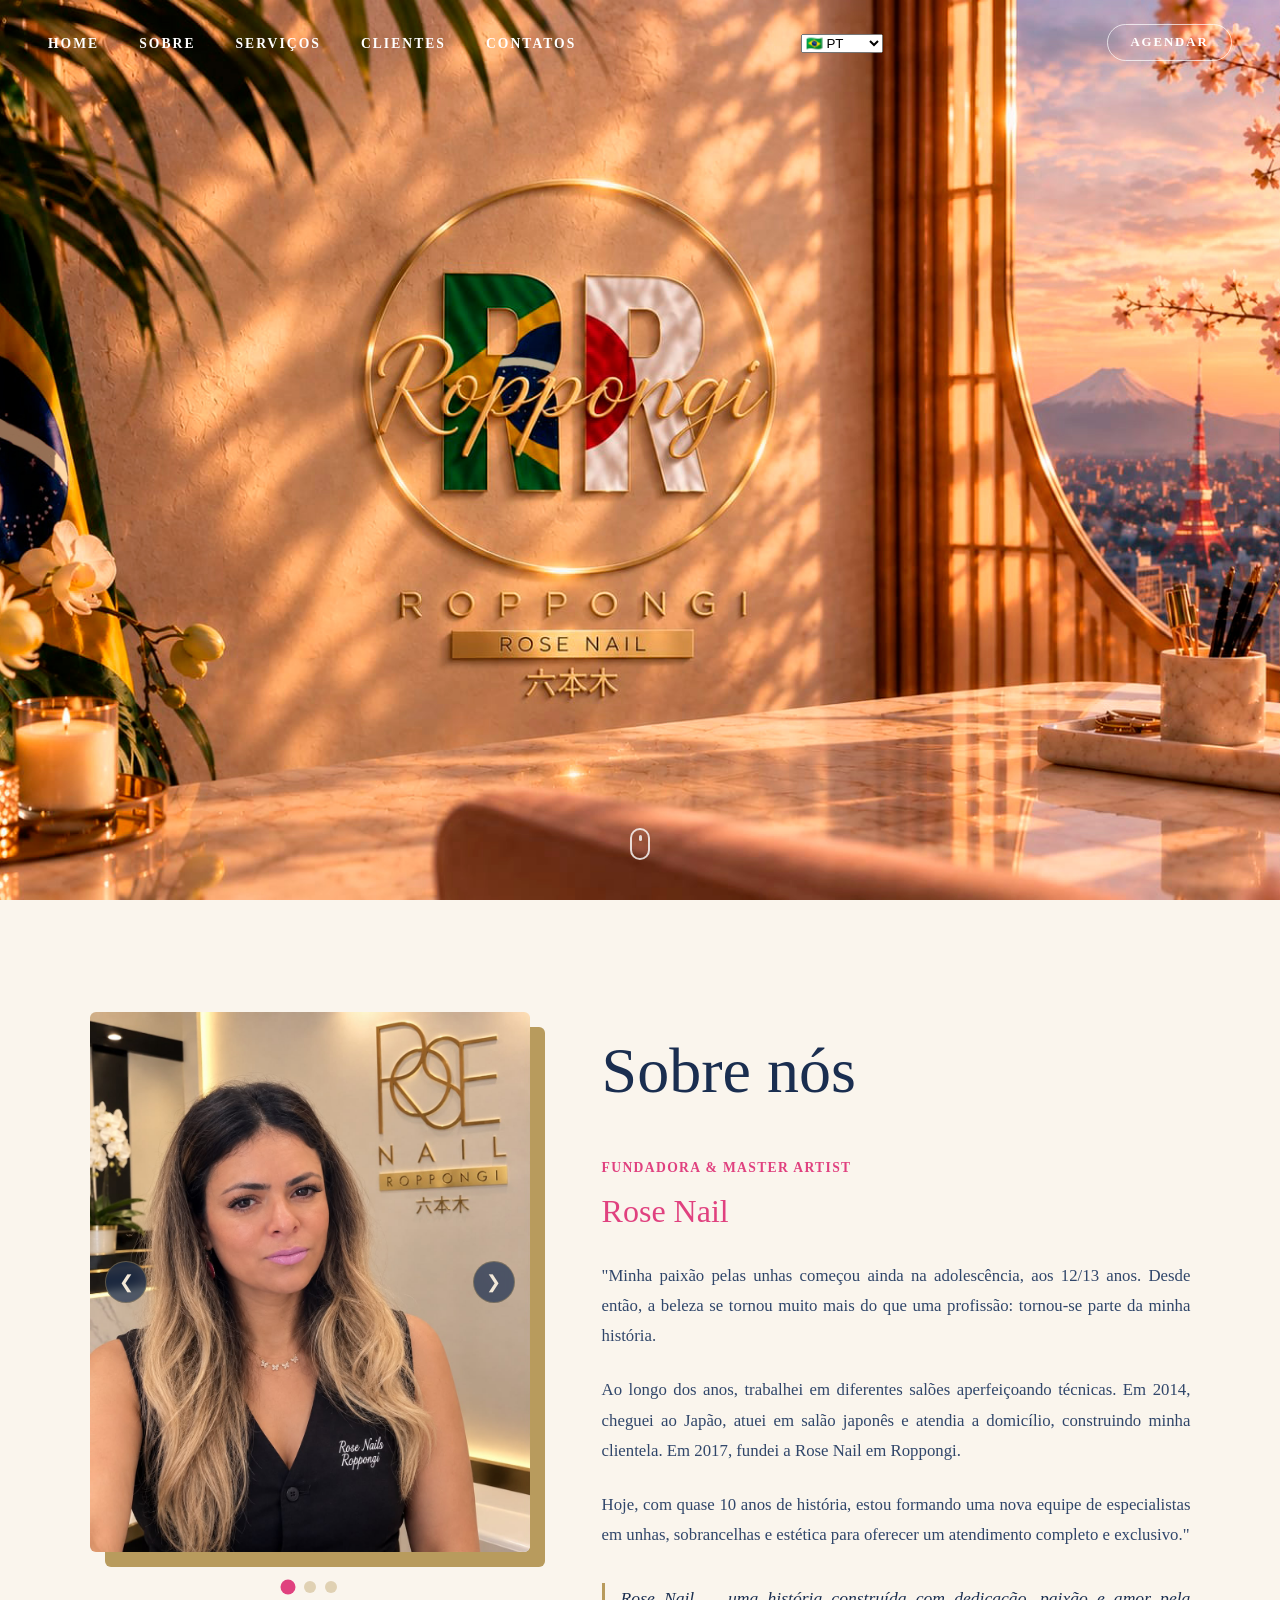
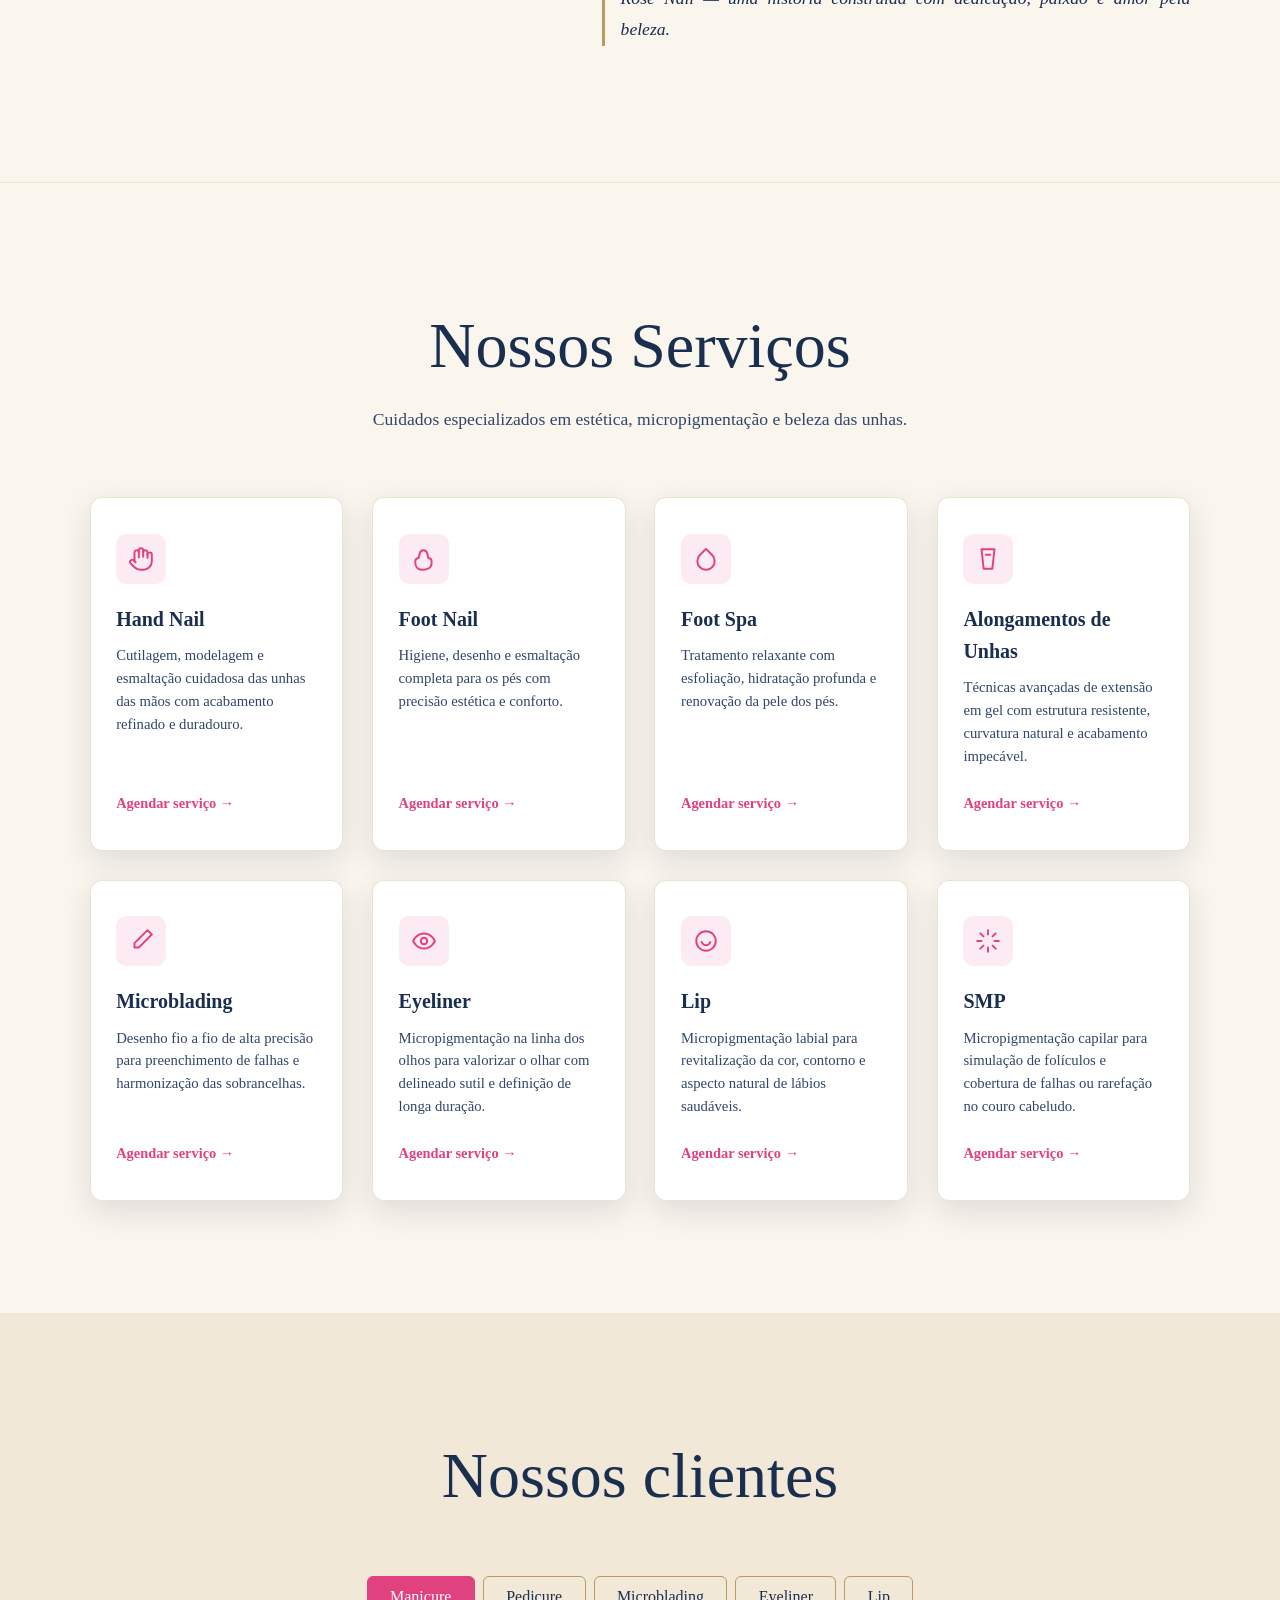
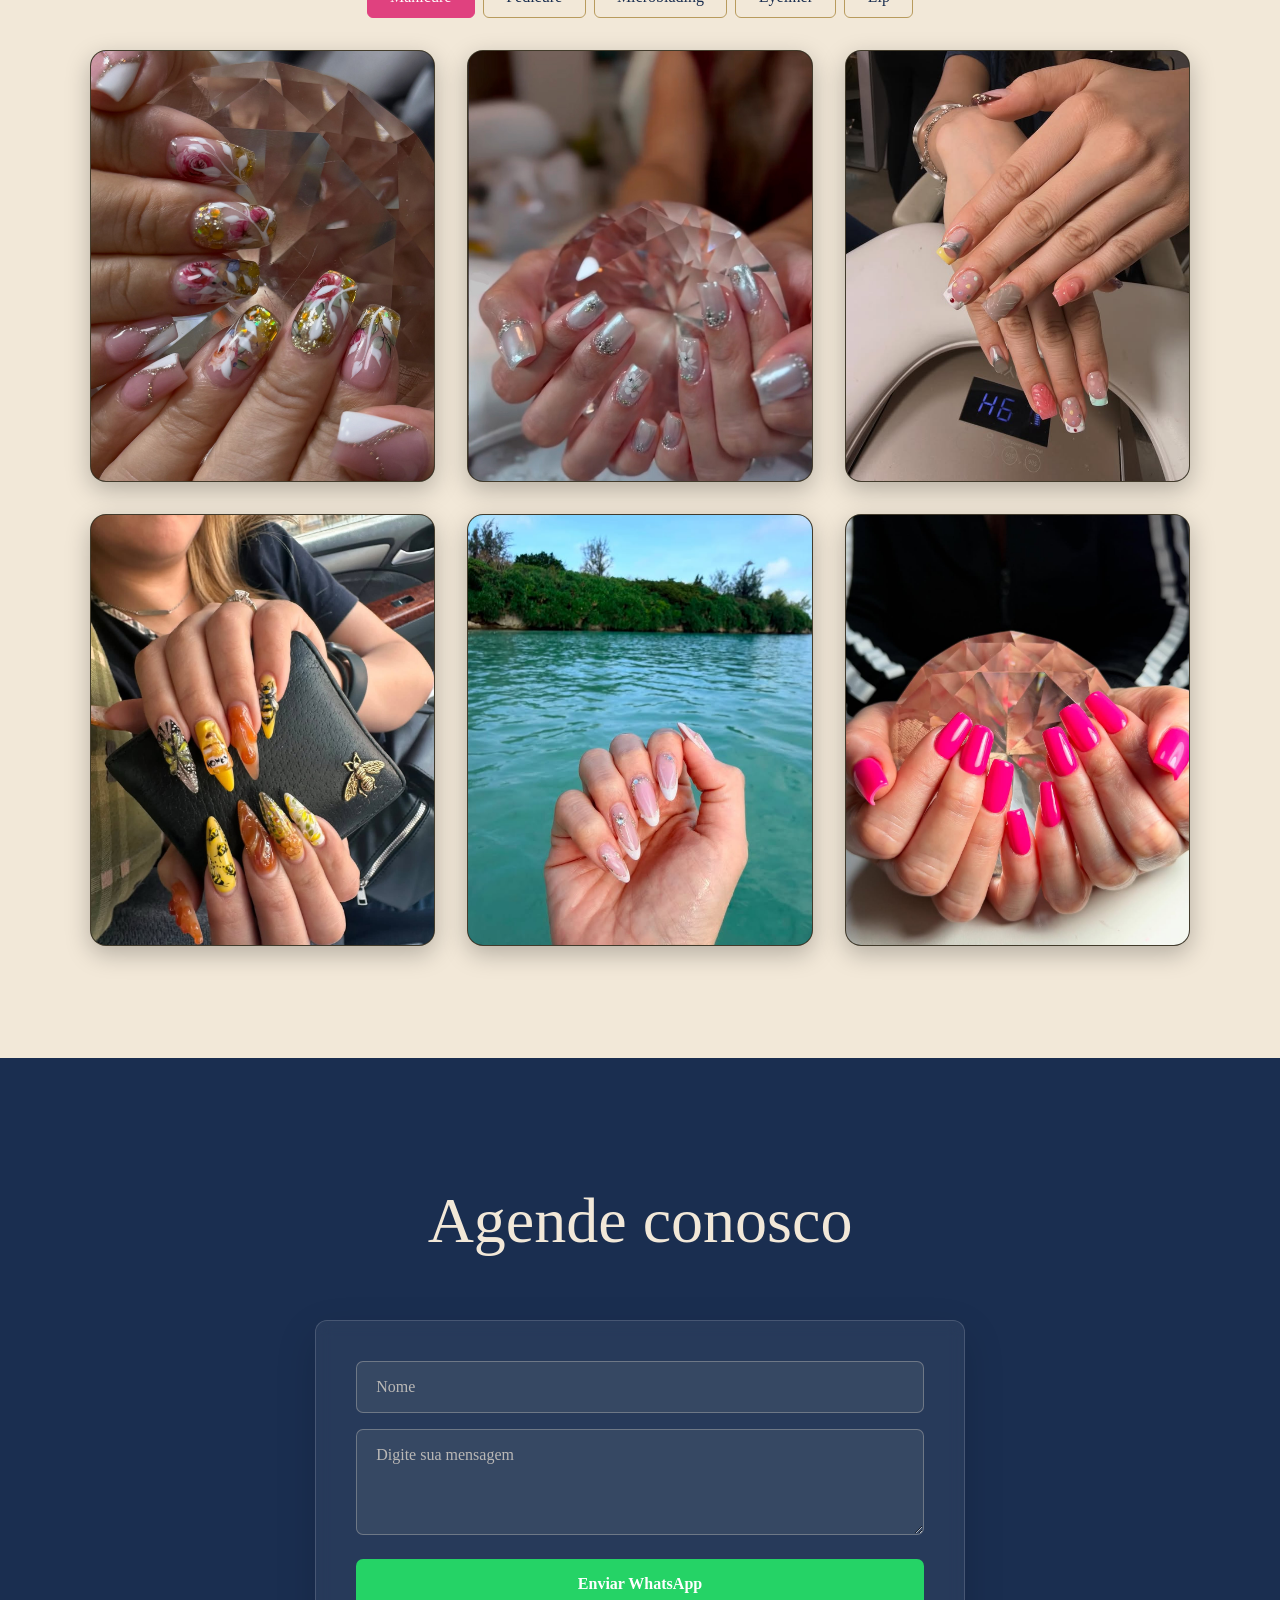
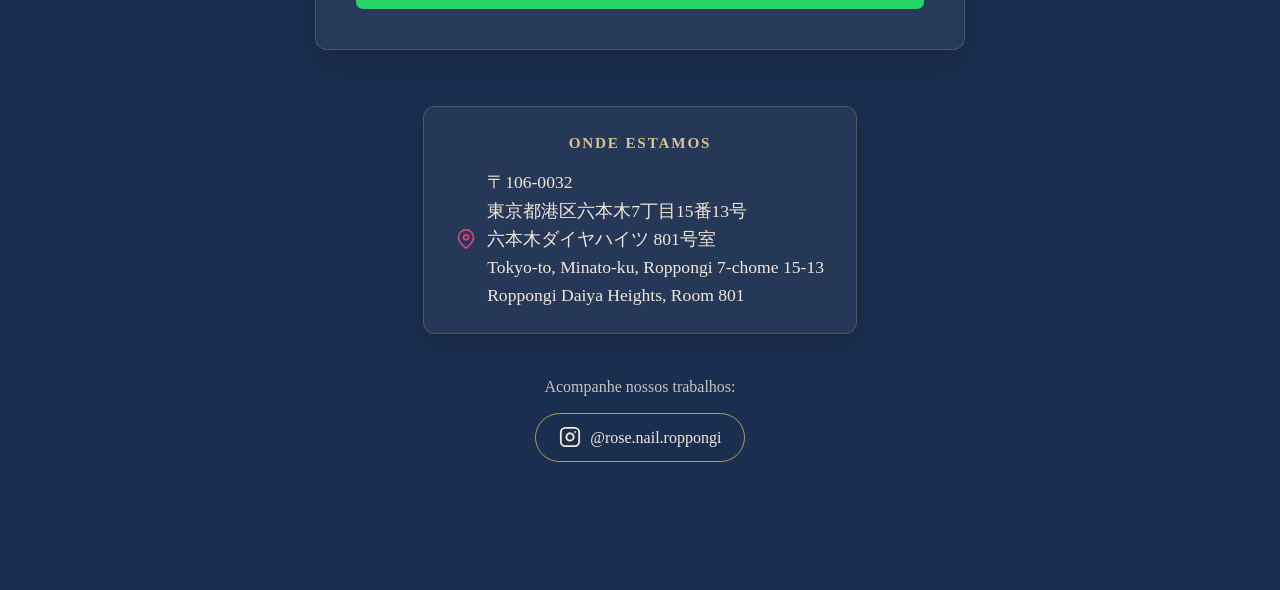
<file: index.html>
<!DOCTYPE html>
<html lang="pt-BR">

<head>
    <meta name="google-site-verification" content="F9u0LK12ELsWzuI1iOSCKxoy_yiVRAVi5t8Noq6jxhE" />
    <meta charset="UTF-8">
    <meta name="viewport" content="width=device-width, initial-scale=1.0">
    <link rel="stylesheet" href="styles.css">
    <title>Rose Nail</title>
</head>

<body>

    <nav class="navegacao">
        <ul class="menu">
            <li><a href="#inicio" class="menu-link">HOME</a></li>
            <li><a href="#sobre" class="menu-link">SOBRE</a></li>
            <li><a href="#servicos" class="menu-link">SERVIÇOS</a></li>
            <li><a href="#cliente" class="menu-link">CLIENTES</a></li>
            <li><a href="#contatos" class="menu-link">CONTATOS</a></li>
        </ul>

        <div class="seletor-idioma">
            <select id="tradutor-idioma" aria-label="Selecionar Idioma">
                <option value="pt">🇧🇷 PT</option>
                <option value="ja">🇯🇵 日本語</option>
                <option value="en">🇺🇸 EN</option>
                <option value="es">🇪🇸 ES</option>
            </select>
        </div>

        <a href="#contatos" class="botao-reserva">Agendar</a>
    </nav>

    <main id="inicio" class="cabecalho">
        <a href="#sobre" class="scroll-indicador" aria-label="Rolar para baixo">
            <span class="mouse-icon">
                <span class="mouse-wheel"></span>
            </span>
        </a>
    </main>

    <section id="sobre" class="sobre">
        <div class="sobre-conteudo">

            <div class="sobre-carrossel">
                <div class="carrossel-fotos-wrapper">
                    <button type="button" class="sobre-carrossel-btn prev" id="sobre-prev" aria-label="Foto anterior">&#10094;</button>

                    <div class="sobre-slides-fotos">
                        <img src="./img/dona.jpg" class="portrait-slide ativa" alt="Rose Nail - Fundadora">
                        <img src="./img/jenny.jpg" class="portrait-slide" alt="Profissional 2">
                        <img src="./img/naomi.jpg" class="portrait-slide" alt="Profissional 3">
                    </div>

                    <button type="button" class="sobre-carrossel-btn next" id="sobre-next" aria-label="Próxima foto">&#10095;</button>
                </div>

                <div class="sobre-indicadores">
                    <span class="sobre-indicador ativa" data-slide="0"></span>
                    <span class="sobre-indicador" data-slide="1"></span>
                    <span class="sobre-indicador" data-slide="2"></span>
                </div>
            </div>

            <div class="sobre-textos-container">
                <h2 class="sobretitulo">Sobre nós</h2>

                <div class="sobre-bio ativa">
                    <span class="cargo-tag">Fundadora & Master Artist</span>
                    <h3>Rose Nail</h3>
                    <p>
                        "Minha paixão pelas unhas começou ainda na adolescência, aos 12/13 anos. 
                        Desde então, a beleza se tornou muito mais do que uma profissão: tornou-se parte da minha história.
                    </p>
                    <p>
                        Ao longo dos anos, trabalhei em diferentes salões aperfeiçoando técnicas. Em 2014, cheguei ao Japão, 
                        atuei em salão japonês e atendia a domicílio, construindo minha clientela. Em 2017, fundei a Rose Nail em Roppongi.
                    </p>
                    <p>
                        Hoje, com quase 10 anos de história, estou formando uma nova equipe de especialistas em unhas, 
                        sobrancelhas e estética para oferecer um atendimento completo e exclusivo."
                    </p>
                    <p class="assinatura">
                        Rose Nail — uma história construída com dedicação, paixão e amor pela beleza.
                    </p>
                </div>

                <div class="sobre-bio">
                    <span class="cargo-tag">Micropigmentação & Estética Facial</span>
                    <h3>Jennifer Layana</h3>
                    <p>
                        Natural de Guayaquil, Equador, traz mais de 10 anos de experiência nas artes estéticas. 
                        Com formação internacional no Equador, Brasil, Japão e Coreia, é especialista em 
                        maquiagem definitiva sob medida e tratamentos faciais avançados, realçando a beleza natural com precisão e cuidado.
                    </p>
                    <p class="assinatura">
                        "Com Deus, dedicação e muito amor, tudo é possível."
                    </p>
                </div>

                <div class="sobre-bio">
                    <span class="cargo-tag">Nail Artist & Pedicure Specialist</span>
                    <h3>Naomi Nakamura</h3>
                    <p>
                        Especialista em pedicure desde 2022, seu trabalho une beleza, saúde das unhas e rigor aos detalhes. 
                        Atua com foco em pedicure profissional, spa dos pés, cutilagem profunda e cuidados com unhas encravadas através de um atendimento delicado e personalizado.
                    </p>
                    <p class="assinatura">
                        Mãos e pés bem cuidados refletem elegância e bem-estar.
                    </p>
                </div>
            </div>

        </div>
    </section>

    <section id="servicos" class="servicos">
        <h2 class="servicos-titulo">Nossos Serviços</h2>
        <p class="servicos-subtitulo">Cuidados especializados em estética, micropigmentação e beleza das unhas.</p>

        <div class="servicos-grid">

            <article class="servico-card">
                <div class="servico-icone">
                    <svg width="26" height="26" style="width: 26px; height: 26px; min-width: 26px; min-height: 26px; flex-shrink: 0;" viewBox="0 0 24 24" fill="none" stroke="currentColor" stroke-width="1.8" stroke-linecap="round" stroke-linejoin="round">
                        <path d="M18 11V6a2 2 0 0 0-2-2v0a2 2 0 0 0-2 2v0"></path>
                        <path d="M14 10V4a2 2 0 0 0-2-2v0a2 2 0 0 0-2 2v2"></path>
                        <path d="M10 10.5V6a2 2 0 0 0-2-2v0a2 2 0 0 0-2 2v8"></path>
                        <path d="M18 8a2 2 0 1 1 4 0v6a8 8 0 0 1-8 8h-2c-2.8 0-4.5-.86-5.99-2.34l-3.6-3.6a2 2 0 0 1 2.83-2.82L7 15"></path>
                    </svg>
                </div>
                <h3>Hand Nail</h3>
                <p>Cutilagem, modelagem e esmaltação cuidadosa das unhas das mãos com acabamento refinado e duradouro.</p>
                <a href="#contatos" class="servico-link">Agendar serviço &rarr;</a>
            </article>

            <article class="servico-card">
                <div class="servico-icone">
                    <svg width="26" height="26" style="width: 26px; height: 26px; min-width: 26px; min-height: 26px; flex-shrink: 0;" viewBox="0 0 24 24" fill="none" stroke="currentColor" stroke-width="1.8" stroke-linecap="round" stroke-linejoin="round">
                        <path d="M4 16v-2.38C4 11.5 7 11 7 11l1-4c1-4 6-4 7 0l1 4s3 .5 3 2.62V16c0 4-4 6-8 6s-7-2-7-6z"></path>
                    </svg>
                </div>
                <h3>Foot Nail</h3>
                <p>Higiene, desenho e esmaltação completa para os pés com precisão estética e conforto.</p>
                <a href="#contatos" class="servico-link">Agendar serviço &rarr;</a>
            </article>

            <article class="servico-card">
                <div class="servico-icone">
                    <svg width="26" height="26" style="width: 26px; height: 26px; min-width: 26px; min-height: 26px; flex-shrink: 0;" viewBox="0 0 24 24" fill="none" stroke="currentColor" stroke-width="1.8" stroke-linecap="round" stroke-linejoin="round">
                        <path d="M12 2.69l5.66 5.66a8 8 0 1 1-11.31 0z"></path>
                    </svg>
                </div>
                <h3>Foot Spa</h3>
                <p>Tratamento relaxante com esfoliação, hidratação profunda e renovação da pele dos pés.</p>
                <a href="#contatos" class="servico-link">Agendar serviço &rarr;</a>
            </article>

            <article class="servico-card">
                <div class="servico-icone">
                    <svg width="26" height="26" style="width: 26px; height: 26px; min-width: 26px; min-height: 26px; flex-shrink: 0;" viewBox="0 0 24 24" fill="none" stroke="currentColor" stroke-width="1.8" stroke-linecap="round" stroke-linejoin="round">
                        <path d="M6 3h12l-2 18H8L6 3z"></path>
                        <path d="M10 8h4"></path>
                    </svg>
                </div>
                <h3>Alongamentos de Unhas</h3>
                <p>Técnicas avançadas de extensão em gel com estrutura resistente, curvatura natural e acabamento impecável.</p>
                <a href="#contatos" class="servico-link">Agendar serviço &rarr;</a>
            </article>

            <article class="servico-card">
                <div class="servico-icone">
                    <svg width="26" height="26" style="width: 26px; height: 26px; min-width: 26px; min-height: 26px; flex-shrink: 0;" viewBox="0 0 24 24" fill="none" stroke="currentColor" stroke-width="1.8" stroke-linecap="round" stroke-linejoin="round">
                        <path d="m18 2 4 4-12 12H6v-4L18 2z"></path>
                    </svg>
                </div>
                <h3>Microblading</h3>
                <p>Desenho fio a fio de alta precisão para preenchimento de falhas e harmonização das sobrancelhas.</p>
                <a href="#contatos" class="servico-link">Agendar serviço &rarr;</a>
            </article>

            <article class="servico-card">
                <div class="servico-icone">
                    <svg width="26" height="26" style="width: 26px; height: 26px; min-width: 26px; min-height: 26px; flex-shrink: 0;" viewBox="0 0 24 24" fill="none" stroke="currentColor" stroke-width="1.8" stroke-linecap="round" stroke-linejoin="round">
                        <circle cx="12" cy="12" r="3"></circle>
                        <path d="M2 12s3-7 10-7 10 7 10 7-3 7-10 7-10-7-10-7z"></path>
                    </svg>
                </div>
                <h3>Eyeliner</h3>
                <p>Micropigmentação na linha dos olhos para valorizar o olhar com delineado sutil e definição de longa duração.</p>
                <a href="#contatos" class="servico-link">Agendar serviço &rarr;</a>
            </article>

            <article class="servico-card">
                <div class="servico-icone">
                    <svg width="26" height="26" style="width: 26px; height: 26px; min-width: 26px; min-height: 26px; flex-shrink: 0;" viewBox="0 0 24 24" fill="none" stroke="currentColor" stroke-width="1.8" stroke-linecap="round" stroke-linejoin="round">
                        <path d="M12 21a9 9 0 0 0 9-9c0-4.97-4.03-9-9-9s-9 4.03-9 9a9 9 0 0 0 9 9z"></path>
                        <path d="M8 13c1 2 3 3 4 3s3-1 4-3"></path>
                    </svg>
                </div>
                <h3>Lip</h3>
                <p>Micropigmentação labial para revitalização da cor, contorno e aspecto natural de lábios saudáveis.</p>
                <a href="#contatos" class="servico-link">Agendar serviço &rarr;</a>
            </article>

            <article class="servico-card">
                <div class="servico-icone">
                    <svg width="26" height="26" style="width: 26px; height: 26px; min-width: 26px; min-height: 26px; flex-shrink: 0;" viewBox="0 0 24 24" fill="none" stroke="currentColor" stroke-width="1.8" stroke-linecap="round" stroke-linejoin="round">
                        <path d="M12 2v4M12 18v4M4.93 4.93l2.83 2.83M16.24 16.24l2.83 2.83M2 12h4M18 12h4M4.93 19.07l2.83-2.83M16.24 7.76l2.83-2.83"></path>
                    </svg>
                </div>
                <h3>SMP</h3>
                <p>Micropigmentação capilar para simulação de folículos e cobertura de falhas ou rarefação no couro cabeludo.</p>
                <a href="#contatos" class="servico-link">Agendar serviço &rarr;</a>
            </article>

        </div>
    </section>

    <section id="cliente" class="cliente">
        <h2 class="cliente-titulo">Nossos clientes</h2>

        <div class="cliente-abas">
            <button type="button" class="aba ativa" data-servico="manicure">Manicure</button>
            <button type="button" class="aba" data-servico="pedicure">Pedicure</button>
            <button type="button" class="aba" data-servico="microblading">Microblading</button>
            <button type="button" class="aba" data-servico="eyeliner">Eyeliner</button>
            <button type="button" class="aba" data-servico="lip">Lip</button>
            
        </div>

        <div class="galeria-servico ativa" id="manicure">
            <div class="cliente-card">
                <img src="./img/unhas.png" class="cliente-foto" alt="Unhas">
            </div>
            <div class="cliente-card">
                <img src="./img/unhas1.jpg" class="cliente-foto" alt="Unhas">
            </div>
            <div class="cliente-card">
                <img src="./img/unhas2.png" class="cliente-foto" alt="Unhas">
            </div>
                      <div class="cliente-card">
                <img src="./img/unhas3.jpg" class="cliente-foto" alt="Unhas">
            </div>
                      <div class="cliente-card">
                <img src="./img/unhas4.png" class="cliente-foto" alt="Unhas">
            </div>
                       <div class="cliente-card">
                <img src="./img/unhas5.jpg" class="cliente-foto" alt="Unhas">
            </div>
            
        </div>

        <div class="galeria-servico" id="pedicure">
            <div class="cliente-card"><img src="./img/pedicure.png" class="cliente-foto" alt="Pedicure"></div>
            <div class="cliente-card"><img src="./img/pedicure1.png" class="cliente-foto" alt="Pedicure"></div>
            <div class="cliente-card"><img src="./img/pedicure2.png" class="cliente-foto" alt="Pedicure"></div>
            <div class="cliente-card"><img src="./img/pedicure3.png" class="cliente-foto foco-baixo" alt="Pedicure"></div>
            <div class="cliente-card"><img src="./img/pedicure4.png" class="cliente-foto" alt="Pedicure"></div>
            <div class="cliente-card"><img src="./img/pedicure5.png" class="cliente-foto" alt="Pedicure"></div>
        </div>

        <div class="galeria-servico" id="microblading">
            <div class="cliente-card"><img src="./img/microblading.jpg" class="cliente-foto" alt="Microblading"></div>
            <div class="cliente-card"><img src="./img/microblading1.jpg" class="cliente-foto" alt="Microblading"></div>
            <div class="cliente-card"><img src="./img/microblading2.jpg" class="cliente-foto" alt="Microblading"></div>
            <div class="cliente-card"><img src="./img/microblading3.jpg" class="cliente-foto" alt="Microblading"></div>
            <div class="cliente-card"><img src="./img/microblading4.jpg" class="cliente-foto" alt="Microblading"></div>
            <div class="cliente-card"><img src="./img/microblading5.jpg" class="cliente-foto" alt="Microblading"></div>
        </div>

        <div class="galeria-servico" id="eyeliner">
            <div class="cliente-card"><img src="./img/eyeliner.jpg" class="cliente-foto" alt="Eyeliner"></div>
            <div class="cliente-card"><img src="./img/eyeliner1.jpg" class="cliente-foto" alt="Eyeliner"></div>
        </div>

        <div class="galeria-servico" id="lip">
            <div class="cliente-card"><img src="./img/lip.jpg" class="cliente-foto" alt="Lip"></div>
            <div class="cliente-card"><img src="./img/lip1.jpg" class="cliente-foto" alt="Lip"></div>
            <div class="cliente-card"><img src="./img/lip2.jpg" class="cliente-foto" alt="Lip"></div>
            <div class="cliente-card"><img src="./img/lip3.jpg" class="cliente-foto" alt="Lip"></div>
        </div>

    </section>

    <section id="contatos" class="contatos">
        <h2 class="contatos-titulo">Agende conosco</h2>

        <form class="formulario-contato" id="formulario">
            <div class="grupo-form">
                <input type="text" placeholder="Nome" class="campo-form" id="nome">
                <textarea class="campo-form" placeholder="Digite sua mensagem" rows="4" id="mensagem"></textarea>
            </div>
            <button type="submit" class="botaoform">Enviar WhatsApp</button>
        </form>

        <div class="informacoes-contato">
            <div class="endereco-box">
                <p class="endereco-label">Onde estamos</p>
                <a href="https://maps.google.com/?q=Roppongi+Minato+Tokyo+Japan" target="_blank" rel="noopener noreferrer" class="link-endereco">
                    <svg class="icone-mapa" width="20" height="20" style="width: 20px; height: 20px; min-width: 20px; min-height: 20px; flex-shrink: 0;" viewBox="0 0 24 24" fill="none" stroke="currentColor" stroke-width="2" stroke-linecap="round" stroke-linejoin="round">
                        <path d="M21 10c0 7-9 13-9 13s-9-6-9-13a9 9 0 0 1 18 0z"></path>
                        <circle cx="12" cy="10" r="3"></circle>
                    </svg>
                    <span>〒106-0032<br>
                    東京都港区六本木7丁目15番13号<br>
                    六本木ダイヤハイツ 801号室<br>
                    Tokyo-to, Minato-ku, Roppongi 7-chome 15-13<br>
                    Roppongi Daiya Heights, Room 801</span>
                </a>
            </div>

            <div class="redes-sociais">
                <p>Acompanhe nossos trabalhos:</p>
                <a href="https://www.instagram.com/rose.nail.roppongi" target="_blank" rel="noopener noreferrer" class="botao-instagram">
                    <svg class="icone-instagram" width="22" height="22" style="width: 22px; height: 22px; min-width: 22px; min-height: 22px; flex-shrink: 0;" viewBox="0 0 24 24" fill="none" stroke="currentColor" stroke-width="2" stroke-linecap="round" stroke-linejoin="round">
                        <rect x="2" y="2" width="20" height="20" rx="5" ry="5"></rect>
                        <path d="M16 11.37A4 4 0 1 1 12.63 8 4 4 0 0 1 16 11.37z"></path>
                        <line x1="17.5" y1="6.5" x2="17.51" y2="6.5"></line>
                    </svg>
                    <span>@rose.nail.roppongi</span>
                </a>
            </div>
        </div>
    </section>

    <script src="./script.js"></script>

    <div id="google_translate_element" style="display: none;"></div>

    <script type="text/javascript">
        function googleTranslateElementInit() {
            new google.translate.TranslateElement({
                pageLanguage: 'pt',
                autoDisplay: false
            }, 'google_translate_element');
        }
    </script>
    <script type="text/javascript" src="//translate.google.com/translate_a/element.js?cb=googleTranslateElementInit"></script>
</body>

</html>
</file>
<file: styles.css>
* {
    margin: 0;
    padding: 0;
    box-sizing: border-box;
}

html {
    scroll-behavior: smooth;
    scroll-padding-top: 90px;
}

:root {
    --rosa: #e0417f;
    --rosa-claro: #f5a6c2;
    --dourado: #b89b5d;
    --dourado-claro: #d8c28f;
    --azul: #1a2e50;
    --azul-claro: #30466a;
    --offwhite: #f2e8d8;
    --offwhite-2: #faf5ed;
    --cinza: #e5e5e5;
    --cinza-escuro: #777;
    --preto: #000;
    --verde: #25D366;

    --sombra: 0 10px 30px rgba(26, 46, 80, 0.12);
    --transicao: 0.3s ease;
}

body {
    background-color: var(--offwhite);
    color: var(--azul);
    font-family: "Times New Roman", Times, serif;
    line-height: 1.6;
}

img {
    max-width: 100%;
    display: block;
}

button,
input,
textarea {
    font-family: inherit;
}


/* ========================================
   NAVEGAÇÃO
======================================== */
.navegacao {
    position: fixed;
    top: 0;
    left: 0;
    width: 100%;
    z-index: 1000;
    padding: 1.5rem 3rem;
    display: flex;
    justify-content: space-between;
    align-items: center;
    background: transparent; /* Começa invisível sobre a foto */
    transition: background 0.3s ease, padding 0.3s ease;
}

/* Fundo ao rolar a página */
.navegacao.rolou {
    background: rgba(224, 65, 127, 0.95);
    padding: 0.8rem 3rem;
    backdrop-filter: blur(8px);
    box-shadow: 0 4px 15px rgba(0, 0, 0, 0.15);
}

.menu {
    display: flex;
    align-items: center;
    gap: 2.5rem;
    list-style: none;
    margin: 0;
    padding: 0;
}

.menu-link {
    color: #ffffff;
    text-decoration: none;
    font-size: 0.85rem;
    font-weight: 600;
    letter-spacing: 0.15em;
    text-transform: uppercase;
    transition: color 0.3s ease;
}

.menu-link:hover {
    color: #ffd885;
}

.botao-reserva {
    display: inline-block;
    padding: 0.45rem 1.4rem;
    border: 1px solid rgba(255, 255, 255, 0.7);
    border-radius: 20px;
    color: #ffffff;
    text-decoration: none;
    font-size: 0.8rem;
    font-weight: 600;
    letter-spacing: 0.15em;
    text-transform: uppercase;
    transition: all 0.3s ease;
}

.botao-reserva:hover {
    background: #ffffff;
    color: #e0417f;
}


/* ========================================
   CABEÇALHO / HERO
======================================== */
.cabecalho {
    position: relative;
    width: 100%;
    height: 100vh;
    min-height: 600px;
    background: url("./img/hero-roppongi.jpg") no-repeat center center / cover;
    display: flex;
    justify-content: center;
    align-items: flex-end;
    padding-bottom: 2.5rem;
}

/* Indicador de mouse para rolar */
.scroll-indicador {
    text-decoration: none;
    cursor: pointer;
    opacity: 0.8;
    transition: transform 0.3s ease;
}

.scroll-indicador:hover {
    transform: translateY(3px);
}

.mouse-icon {
    width: 20px;
    height: 32px;
    border: 2px solid #ffffff;
    border-radius: 12px;
    display: flex;
    justify-content: center;
    padding-top: 5px;
}

.mouse-wheel {
    width: 3px;
    height: 6px;
    background-color: #ffffff;
    border-radius: 2px;
    animation: rolarMouse 1.8s infinite ease-in-out;
}

@keyframes rolarMouse {
    0% { opacity: 1; transform: translateY(0); }
    100% { opacity: 0; transform: translateY(10px); }
}


/* Responsivo mobile */
@media (max-width: 768px) {
    .navegacao {
        padding: 1rem 1.5rem;
    }
    
    .menu {
        display: none;
    }
}

/* ========================================
   SOBRE NÓS (CARROSSEL FOTO + TEXTO)
======================================== */

.sobre {
    padding: 7rem 7%;
    background-color: var(--offwhite-2);
}

.sobre-conteudo {
    max-width: 1200px;
    margin: 0 auto;
    display: grid;
    grid-template-columns: 440px 1fr;
    gap: 4.5rem;
    align-items: start;
}

/* Container do Carrossel de Fotos */
.sobre-carrossel {
    display: flex;
    flex-direction: column;
    align-items: center;
}

.carrossel-fotos-wrapper {
    position: relative;
    width: 100%;
    height: 540px;
    display: flex;
    align-items: center;
    justify-content: center;
}

.sobre-slides-fotos {
    position: relative;
    width: 100%;
    height: 100%;
    border-radius: 6px;
    box-shadow: 15px 15px 0 var(--dourado);
    overflow: hidden;
}

.portrait-slide {
    position: absolute;
    top: 0;
    left: 0;
    width: 100%;
    height: 100%;
    object-fit: cover;
    object-position: top center;
    opacity: 0;
    pointer-events: none;
    transition: opacity 0.6s ease-in-out, transform 0.6s ease;
}

.portrait-slide.ativa {
    opacity: 1;
    pointer-events: auto;
}

/* Botões do Carrossel na Foto */
.sobre-carrossel-btn {
    position: absolute;
    top: 50%;
    transform: translateY(-50%);
    background: rgba(26, 46, 80, 0.7);
    color: var(--offwhite);
    border: 1px solid rgba(184, 155, 93, 0.4);
    width: 42px;
    height: 42px;
    border-radius: 50%;
    cursor: pointer;
    font-size: 1.1rem;
    display: flex;
    align-items: center;
    justify-content: center;
    z-index: 10;
    backdrop-filter: blur(4px);
    transition: background-color var(--transicao), transform var(--transicao);
}

.sobre-carrossel-btn:hover {
    background: var(--rosa);
    transform: translateY(-50%) scale(1.1);
}

.sobre-carrossel-btn.prev {
    left: 15px;
}

.sobre-carrossel-btn.next {
    right: 15px;
}

/* Bolinhas de Navegação */
.sobre-indicadores {
    display: flex;
    gap: 0.6rem;
    margin-top: 1.8rem;
}

.sobre-indicador {
    width: 12px;
    height: 12px;
    border-radius: 50%;
    background-color: rgba(184, 155, 93, 0.4);
    cursor: pointer;
    transition: background-color var(--transicao), transform var(--transicao);
}

.sobre-indicador.ativa {
    background-color: var(--rosa);
    transform: scale(1.25);
}

/* Área de Texto Sincronizada */
.sobre-textos-container {
    padding-top: 0.5rem;
}

.sobretitulo {
    margin: 0 0 2rem;
    color: var(--azul);
    font-size: clamp(2.5rem, 5vw, 4rem);
    font-weight: 500;
}

.cargo-tag {
    display: inline-block;
    color: var(--rosa);
    font-weight: 700;
    text-transform: uppercase;
    font-size: 0.85rem;
    letter-spacing: 0.1em;
    margin-bottom: 0.4rem;
}

.sobre-bio {
    display: none;
    animation: fadeTexto 0.6s ease;
}

.sobre-bio.ativa {
    display: block;
}

@keyframes fadeTexto {
    from {
        opacity: 0;
        transform: translateY(8px);
    }
    to {
        opacity: 1;
        transform: translateY(0);
    }
}

.sobre-bio h3 {
    margin-bottom: 1.5rem;
    color: var(--azul);
    font-size: 2rem;
    font-weight: 500;
}

.sobre-bio p {
    margin-bottom: 1.3rem;
    color: var(--azul-claro);
    font-size: 1.05rem;
    line-height: 1.8;
    text-align: justify;
}

.sobre .assinatura {
    margin-top: 2rem;
    color: var(--azul);
    font-style: italic;
    font-size: 1.1rem;
    border-left: 3px solid var(--dourado);
    padding-left: 1rem;
}

/* Adaptação Responsiva */

@media (max-width: 768px) {

    .cabecalho {
    
        background-position: 43% 42% !important;
        background-size: cover;
        height: 100svh;
        min-height: 550px;
    }

}

@media (max-width: 900px) {
    .sobre-conteudo {
        grid-template-columns: 1fr;
        gap: 3.5rem;
    }

    .carrossel-fotos-wrapper {
        width: min(100%, 460px);
        height: 480px;
    }
}

@media (max-width: 600px) {
    .carrossel-fotos-wrapper {
        width: 100%;
        height: 380px;
    }

    .profilepic {
        width: 200px;
        height: 200px;
    }

    .sobre-bio p {
        text-align: left;
    }
}


/* ========================================
   IMAGEM
======================================== */

.portrait {
    width: 100%;
    height: 560px;

    object-fit: cover;

    border-radius: 4px;

    box-shadow:
        15px 15px 0 var(--dourado);

    transition: transform 0.4s ease;
}

.portrait:hover {
    transform: translateY(-5px);
}


/* ========================================
   TEXTO
======================================== */

.sobre-texto {
    padding-top: 0.5rem;
}

.sobre h3 {
    margin-bottom: 1.5rem;

    color: var(--rosa);

    font-size: 2rem;

    font-weight: 500;
}

.sobre p {
    margin-bottom: 1.5rem;

    color: var(--azul-claro);

    font-size: 1.05rem;

    line-height: 1.8;

    text-align: justify;
}

.sobre .assinatura {
    margin-top: 2rem;

    color: var(--azul);

    font-style: italic;

    font-size: 1.1rem;

    border-left: 3px solid var(--dourado);

    padding-left: 1rem;
}


/* ========================================
   SEÇÃO NOSSOS SERVIÇOS
======================================== */

.servicos {
    padding: 7rem 7%;
    background-color: var(--offwhite-2);
    border-top: 1px solid rgba(184, 155, 93, 0.2);
}

.servicos-titulo {
    color: var(--azul);
    font-size: clamp(2.5rem, 5vw, 4rem);
    font-weight: 500;
    text-align: center;
    margin-bottom: 0.5rem;
}

.servicos-subtitulo {
    text-align: center;
    color: var(--azul-claro);
    font-size: 1.1rem;
    max-width: 650px;
    margin: 0 auto 4rem;
}

.servicos-grid {
    max-width: 1200px;
    margin: 0 auto;
    display: grid;
    grid-template-columns: repeat(4, 1fr);
    gap: 1.8rem;
}

.servico-card {
    background-color: #ffffff;
    padding: 2.2rem 1.6rem;
    border-radius: 12px;
    border: 1px solid rgba(184, 155, 93, 0.28);
    box-shadow: var(--sombra);
    display: flex;
    flex-direction: column;
    transition: transform var(--transicao), box-shadow var(--transicao), border-color var(--transicao);
}

.servico-card:hover {
    transform: translateY(-6px);
    box-shadow: 0 16px 30px rgba(26, 46, 80, 0.12);
    border-color: var(--dourado);
}

.servico-icone {
    width: 50px !important;
    height: 50px !important;
    border-radius: 10px;
    background-color: rgba(224, 65, 127, 0.1);
    color: var(--rosa);
    display: flex;
    align-items: center;
    justify-content: center;
    margin-bottom: 1.2rem;
    flex-shrink: 0;
    transition: background-color var(--transicao), color var(--transicao);
}

.servico-icone svg {
    width: 24px !important;
    height: 24px !important;
    display: block;
}

.servico-card:hover .servico-icone {
    background-color: var(--rosa);
    color: #ffffff;
}

.servico-card h3 {
    color: var(--azul);
    font-size: 1.25rem;
    font-weight: 600;
    margin-bottom: 0.6rem;
}

.servico-card p {
    color: var(--azul-claro);
    font-size: 0.92rem;
    line-height: 1.55;
    margin-bottom: 1.5rem;
    flex-grow: 1;
}

.servico-link {
    color: var(--rosa);
    text-decoration: none;
    font-weight: 700;
    font-size: 0.9rem;
    display: inline-flex;
    align-items: center;
    gap: 0.4rem;
    transition: transform var(--transicao), color var(--transicao);
}

.servico-link:hover {
    color: var(--azul);
    transform: translateX(4px);
}

/* ========================================
   NOSSAS CLIENTES
======================================== */

.cliente {
    padding: 7rem 7%;

    background-color: var(--offwhite);
}

.cliente-titulo {
    max-width: 1200px;

    margin: 0 auto 3rem;

    color: var(--azul);

    font-size: clamp(2.5rem, 5vw, 4rem);

    font-weight: 500;

    text-align: center;
}


#manicure.ativa,
#pedicure.ativa {
    display: grid;
}


#manicure .cliente-card,
#pedicure .cliente-card {
    position: relative;
    border-radius: 16px;
    overflow: hidden;
    background-color: #1a1a1a;
    box-shadow: 0 8px 24px rgba(0, 0, 0, 0.25);
    aspect-ratio: 4 / 5; 
    width: 100%;
}


#manicure .cliente-foto,
#pedicure .cliente-foto {
    width: 100%;
    height: 100%;
    object-fit: cover;
    object-position: center 25%; /* Puxa um pouco para cima para mostrar bem as pontas das unhas */
    display: block;
    transition: transform 0.4s ease;

}

#manicure .cliente-card:hover .cliente-foto,
#pedicure .cliente-card:hover .cliente-foto {
    transform: scale(1.04);
}
.cliente-foto.foco-baixo {
    object-position: center bottom !important;
}

/* ========================================
   ABAS DOS SERVIÇOS
======================================== */

.cliente-abas {
    max-width: 1200px;

    margin: 0 auto 2rem;

    display: flex;

    justify-content: center;

    align-items: center;

    gap: 0.5rem;

    flex-wrap: wrap;

    position: relative;
    z-index: 20;
}

.aba {
    position: relative;
    z-index: 21;

    padding: 0.7rem 1.4rem;

    border: 1px solid var(--dourado);

    border-radius: 6px;

    background-color: transparent;

    color: var(--azul);

    font-size: 1rem;

    cursor: pointer;

    user-select: none;
    -webkit-tap-highlight-color: transparent;

    transition:
        background-color var(--transicao),
        color var(--transicao),
        transform var(--transicao);
}

.aba:hover {
    background-color: var(--dourado-claro);

    color: var(--azul);

    transform: translateY(-2px);
}

.aba.ativa {
    background-color: var(--rosa);

    color: white;

    border-color: var(--rosa);
}


/* ========================================
   GALERIA DE CADA SERVIÇO
======================================== */

.galeria-servico {
    max-width: 1200px;

    margin: 0 auto;

    display: none;

    grid-template-columns: repeat(3, 1fr);

    gap: 2rem;
}

.galeria-servico.ativa {
    display: grid;
}


/* ========================================
   CARDS DAS CLIENTES
======================================== */

.cliente-card {
    overflow: hidden;

    position: relative;

    background-color: white;

    border-radius: 10px;

    border: 1px solid rgba(184, 155, 93, 0.25);

    box-shadow: var(--sombra);

    cursor: pointer;

    transition:
        transform var(--transicao),
        box-shadow var(--transicao);
}

.cliente-card:hover {
    transform: translateY(-8px);

    box-shadow:
        0 18px 35px rgba(184, 155, 93, 0.3);
}

.cliente-foto {
    width: 100%;
    height: 300px;

    object-fit: cover;

    transition: transform 0.5s ease;
}

.cliente-card:hover .cliente-foto {
    transform: scale(1.05);
}


/* ========================================
   CONTATO
======================================== */

.contatos {
    padding: 7rem 2rem 8rem;

    background-color: var(--azul);

    color: var(--offwhite);
}

.contatos-titulo {
    margin-bottom: 3rem;

    color: var(--offwhite);

    font-size: clamp(2.5rem, 5vw, 4rem);

    font-weight: 500;

    text-align: center;
}

.formulario-contato {
    width: 100%;

    max-width: 650px;

    margin: 0 auto;

    padding: 2.5rem;

    background: rgba(255, 255, 255, 0.06);

    border: 1px solid rgba(255, 255, 255, 0.15);

    border-radius: 12px;

    backdrop-filter: blur(8px);

    box-shadow:
        0 15px 40px rgba(0, 0, 0, 0.15);
}

.grupo-form {
    display: flex;

    flex-direction: column;

    gap: 1rem;
}


/* ========================================
   CAMPOS DO FORMULÁRIO
======================================== */

.grupo-form input,
.grupo-form textarea {
    width: 100%;

    padding: 1rem 1.2rem;

    border: 1px solid rgba(242, 232, 216, 0.3);

    border-radius: 7px;

    background-color: rgba(242, 232, 216, 0.08);

    color: var(--offwhite);

    font-size: 1rem;

    outline: none;

    resize: vertical;

    transition:
        border-color var(--transicao),
        background-color var(--transicao),
        box-shadow var(--transicao);
}

.grupo-form input::placeholder,
.grupo-form textarea::placeholder {
    color: rgba(242, 232, 216, 0.7);
}

.grupo-form input:focus,
.grupo-form textarea:focus {
    border-color: var(--dourado-claro);

    background-color: rgba(242, 232, 216, 0.13);

    box-shadow:
        0 0 0 3px rgba(216, 194, 143, 0.12);
}


/* ========================================
   BOTÃO WHATSAPP
======================================== */

.botaoform {
    width: 100%;

    margin-top: 1.5rem;

    padding: 1rem 2rem;

    border: none;

    border-radius: 7px;

    background-color: var(--verde);

    color: white;

    font-size: 1rem;

    font-weight: bold;

    cursor: pointer;

    transition:
        transform var(--transicao),
        box-shadow var(--transicao),
        background-color var(--transicao);
}

.botaoform:hover {
    background-color: #20bd5c;

    transform: translateY(-3px);

    box-shadow:
        0 8px 20px rgba(37, 211, 102, 0.3);
}

.botaoform:active {
    transform: translateY(0);
}


/* ========================================
   INFORMAÇÕES DE CONTATO (CONTAINER)
======================================== */

.informacoes-contato {
    max-width: 650px;
    margin: 3.5rem auto 0;
    display: flex;
    flex-direction: column;
    align-items: center;
    gap: 2.5rem;
}


/* ========================================
   ESTILIZAÇÃO DO BLOCO "ONDE ESTAMOS"
======================================== */

.endereco-box {
    display: flex;
    flex-direction: column;
    align-items: center;
    gap: 0.8rem;
    padding: 1.5rem 2rem;
    background: rgba(255, 255, 255, 0.05);
    border: 1px solid rgba(184, 155, 93, 0.3);
    border-radius: 12px;
    backdrop-filter: blur(6px);
    box-shadow: 0 10px 25px rgba(0, 0, 0, 0.15);
    transition: transform var(--transicao), border-color var(--transicao), box-shadow var(--transicao);
}

.endereco-box:hover {
    transform: translateY(-3px);
    border-color: var(--dourado-claro);
    box-shadow: 0 14px 30px rgba(0, 0, 0, 0.22);
}

.endereco-label {
    font-size: 0.95rem;
    letter-spacing: 0.12em;
    text-transform: uppercase;
    color: var(--dourado-claro);
    font-weight: 600;
    margin: 0;
}

.link-endereco {
    display: inline-flex;
    align-items: center;
    justify-content: center;
    gap: 0.7rem;
    color: var(--offwhite);
    text-decoration: none;
    font-size: 1.1rem;
    font-weight: 500;
    transition: color var(--transicao);
}

.link-endereco:hover {
    color: white;
}

.icone-mapa {
    color: var(--rosa);
    transition: transform var(--transicao);
}

.link-endereco:hover .icone-mapa {
    transform: scale(1.15);
}


/* ========================================
   REDES SOCIAIS / INSTAGRAM
======================================== */

.redes-sociais {
    text-align: center;
}

.redes-sociais p {
    font-size: 1rem;
    margin-bottom: 0.8rem;
    color: rgba(242, 232, 216, 0.8);
}

.botao-instagram {
    display: inline-flex;
    align-items: center;
    gap: 0.6rem;
    padding: 0.7rem 1.4rem;
    border: 1px solid var(--dourado);
    border-radius: 30px;
    color: var(--offwhite);
    text-decoration: none;
    font-size: 1rem;
    transition: all var(--transicao);
}

.botao-instagram:hover {
    background-color: var(--rosa);
    border-color: var(--rosa);
    color: white;
    transform: translateY(-2px);
}

.icone-instagram,
.botao-instagram svg {
    width: 22px !important;
    height: 22px !important;
    min-width: 22px !important;
    min-height: 22px !important;
    display: inline-block;
}


/* ========================================
   TABLET
======================================== */

@media (max-width: 900px) {

    .sobre-conteudo {
        grid-template-columns: 1fr;
        gap: 4rem;
    }

    .portrait {
        width: min(100%, 500px);
        height: 500px;
        margin: 0 auto;
    }

    .servicos-grid {
        grid-template-columns: repeat(2, 1fr);
        gap: 1.8rem;
    }

    .galeria-servico {
        grid-template-columns: repeat(2, 1fr);
    }
}


/* ========================================
   CELULAR
======================================== */

@media (max-width: 600px) {

    /* Navegação */

    .navegacao {
        padding: 0.8rem 1rem;
    }

    .menu {
        gap: 1.5rem;
    }

    .menu-link {
        font-size: 0.9rem;
    }


    /* Cabeçalho */

    .cabecalho {
        min-height: 90vh;
        padding: 100px 1.5rem 60px;
    }


    .cabecalho h1 {
        font-size: 3rem;
        letter-spacing: 0.1em;
    }


    /* Sobre */

    .sobre {
        padding: 7rem 7%;
    }

    .sobre-conteudo {
        grid-template-columns: 1fr;
        gap: 3rem;
    }

    .portrait {
        width: 100%;
        height: 500px;
        margin: 0 auto;
    }

    .sobre-texto {
        padding-top: 0;
    }

    .sobretitulo {
        margin: 0 0 2rem;
        font-size: clamp(2.5rem, 5vw, 4rem);
    }

    .sobre h3 {
        margin-bottom: 1.5rem;
        font-size: 2rem;
    }

    .sobre p {
        font-size: 1.05rem;
        line-height: 1.8;
        text-align: left;
    }

    .sobre .assinatura {
        margin-top: 3rem;
        padding: 1.2rem 0 1.2rem 1.5rem;
        border-left: 3px solid var(--dourado);
        font-size: 1.3rem;
        line-height: 1.7;
    }


    /* Serviços Mobile */

    .servicos {
        padding: 5rem 1.5rem;
    }

    .servicos-grid {
        grid-template-columns: 1fr;
        gap: 1.5rem;
    }

    .servico-card {
        padding: 2rem 1.5rem;
    }


    /* Clientes */

    .cliente {
        padding: 5rem 1.5rem;
    }

    .cliente-titulo {
        margin-bottom: 2.5rem;
    }

    .cliente-abas {
        gap: 0.4rem;
        margin-bottom: 1.5rem;
    }

    .aba {
        padding: 0.6rem 0.9rem;
        font-size: 0.9rem;
    }

    .galeria-servico {
        grid-template-columns: 1fr;
        gap: 1.5rem;
    }

    .cliente-foto {
        height: 300px;
    }


    /* Contato & Endereço */

    .contatos {
        padding: 5rem 1.5rem 6rem;
    }

    .formulario-contato {
        padding: 1.5rem;
    }

    .endereco-box {
        padding: 1.2rem 1.4rem;
        width: 100%;
    }

    .link-endereco {
        font-size: 1rem;
        flex-direction: column;
        gap: 0.4rem;
        text-align: center;
    }

            /* Tradução do Google Translate */
                    .seletor-idioma {
                    display: inline-flex;
                    align-items: center;
                }

                #tradutor-idioma {
                    background: rgba(255, 255, 255, 0.2);
                    border: 1px solid rgba(255, 255, 255, 0.6);
                    color: #ffffff;
                    padding: 0.35rem 0.8rem;
                    border-radius: 20px;
                    font-size: 0.75rem;
                    font-weight: 600;
                    cursor: pointer;
                    outline: none;
                    backdrop-filter: blur(8px);
                    -webkit-backdrop-filter: blur(8px);
                    transition: background 0.3s ease, border-color 0.3s ease;
                }

                #tradutor-idioma:hover {
                    background: rgba(255, 255, 255, 0.35);
                    border-color: #ffffff;
                }

                /* Cor do texto dentro da lista quando abre */
                #tradutor-idioma option {
                    background-color: #1e293b;
                    color: #ffffff;
                }

                /* Oculta barras que o Google tenta injetar no topo da página */
                .goog-te-banner-frame.skiptranslate,
                body > .skiptranslate,
                #goog-gt-tt {
                    display: none !important;
                }

                body {
                    top: 0px !important;
                }
}
</file>
